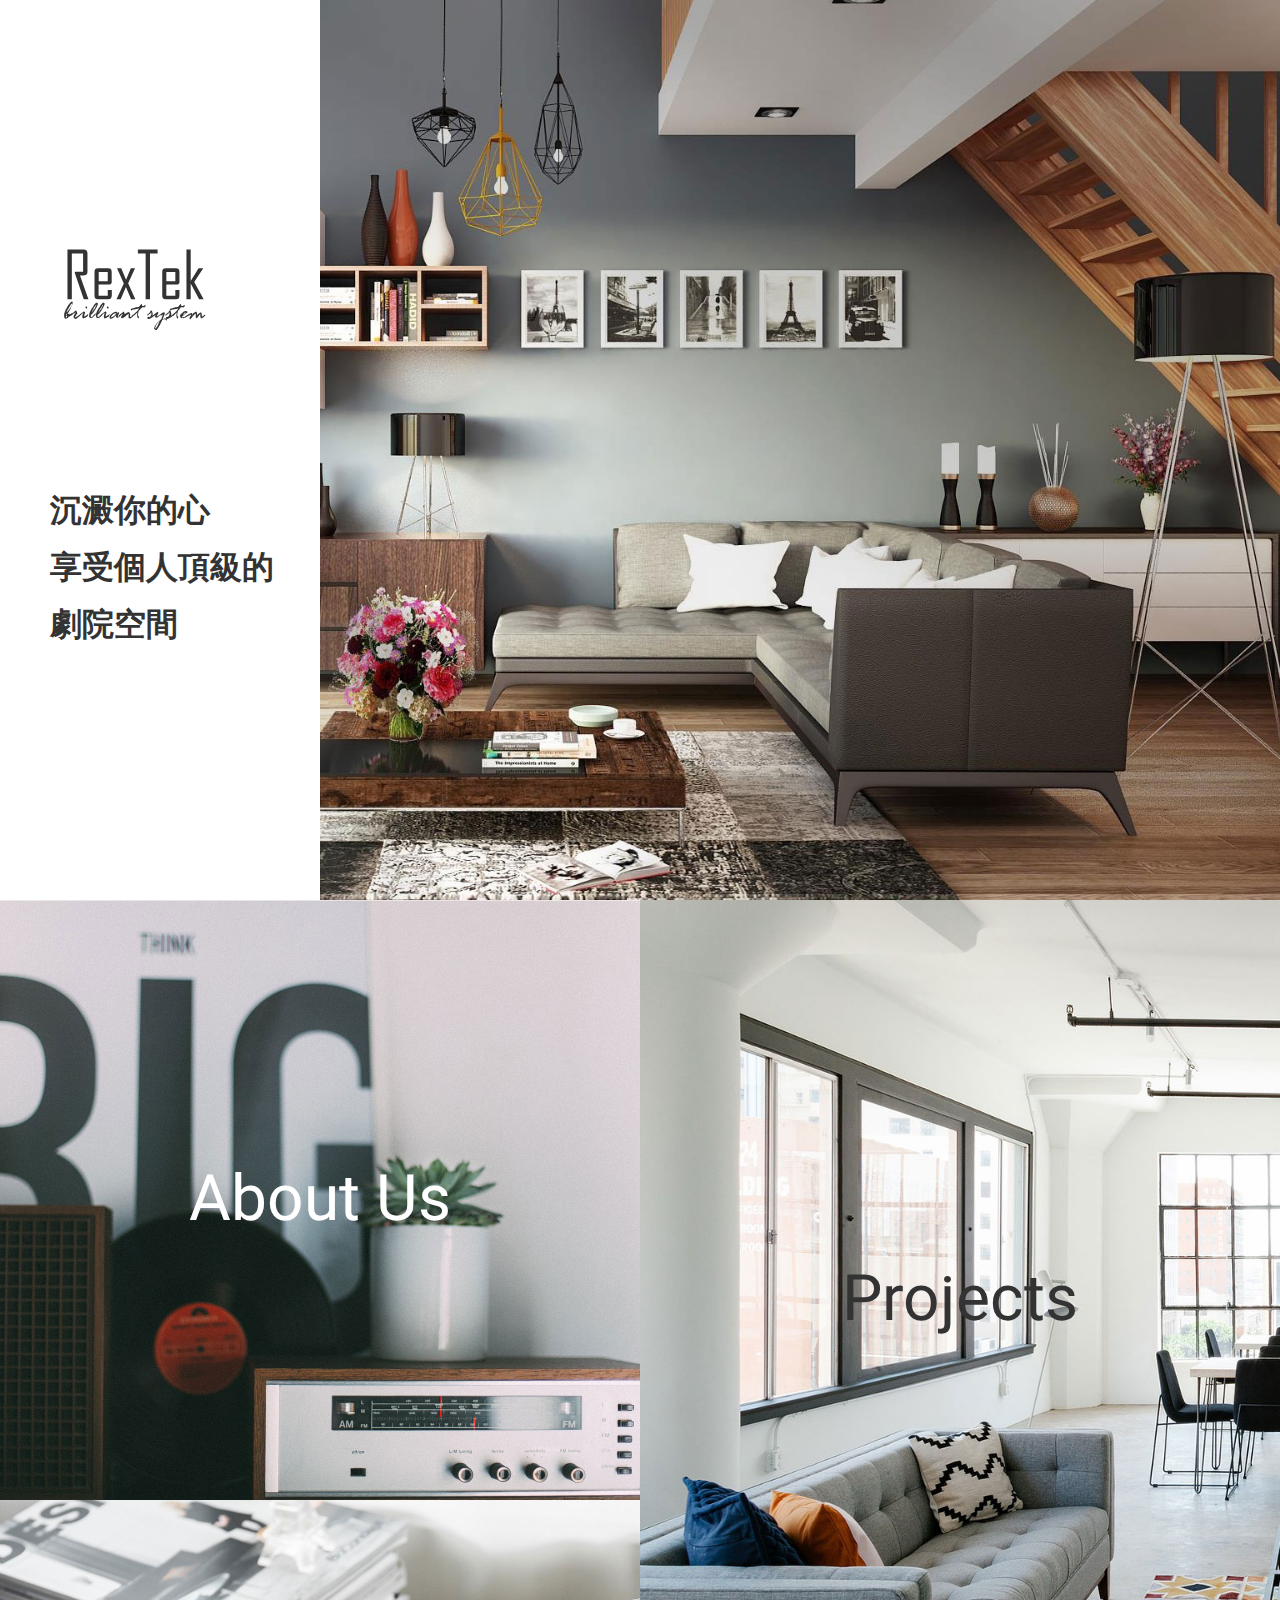
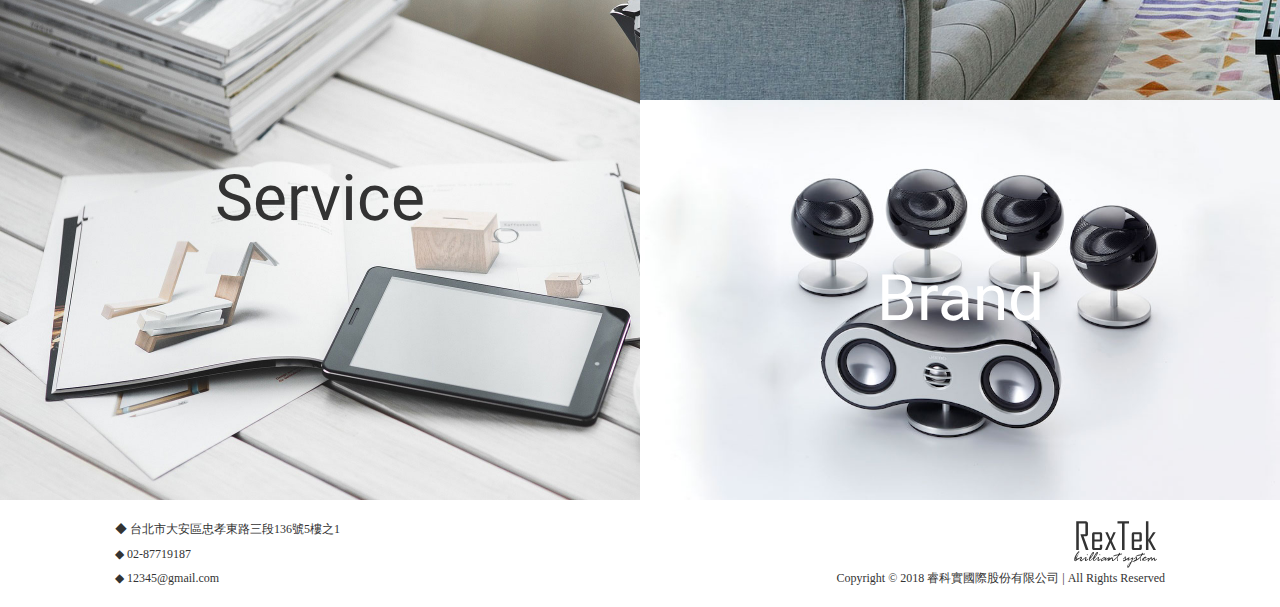
<file: index.html>
<!DOCTYPE html>
<html lang="zh-Hant-TW">
<head>
    <meta charset="UTF-8">
    <title>睿科實國際 | RexTek</title>
    <meta name="viewport" content="width=device-width, user-scalable=no, initial-scale=1.0, maximum-scale=1.0, minimum-scale=1.0">
    <meta http-equiv="X-UA-Compatible" content="IE=edge,chrome=1">
    <meta name="description" content="睿科實國際致力於提供最好的住宅居家環境服務，洞悉您的需求並營造屬於您的個人空間。我們承諾給予專業的服務與優良的品質。" />
	<meta name="keywords" content="電器批發零售、建材批發、門窗安裝工程業、廚具、衛浴設備安裝、自動控制設備工程、室內裝潢、住宅及大樓開發、工業廠房開發、不動產買賣租。" />
    <link rel="stylesheet" href="bootstrap4.1.2/css/bootstrap.min.css">
    <link href="https://fonts.googleapis.com/css?family=Heebo:700" rel="stylesheet">
    <link rel="stylesheet" href="css/common.css">
    <script src="js/jquery-3.2.1.min.js"></script>
    <script>
    $(function(){
        $(window).resize(function(){
            checkSize();
            changePadding();
        })
        function checkSize(){
            if($(window).width() >= 600){
                $('small').html('Copyright © 2018 睿科實國際股份有限公司 | All Rights Reserved');
            }else{
                $('small').html('Copyright © 2018 睿科實國際股份有限公司<br>All Rights Reserved');
            }
        }
        checkSize();
        function changePadding(){
            $('.masonry>div a').each(function(i,obj){
                var myH=$(obj).height();    
                var parentH=$(obj).parent().innerHeight();    
                $(obj).css({'padding-top':(parentH-myH)/2,'padding-bottom':(parentH-myH)/2});
            })
        }
        changePadding();
    })
    </script>
    <style>
        a,a:hover{text-decoration: none;color: var(--main-black);}
        .outerContainer,#sec1,#sec1 .container-fluid,#sec1 .row{height: 100%;} 
        #sec1 .col-xl-3{position: relative;z-index: 2;}
        #sec1 .col-xl-3 .container{position: relative;top: 50%;transform: translateY(-50%);margin-left: 20px;}
        #sec1 .col-xl-9{background: url(image/topImage.jpg) right bottom;background-size: cover;}
        #sec1 h1{font-size: 2rem; font-weight: bolder;margin-top: 150px;white-space: nowrap;line-height: 57px;}
        #sec2,#sec3{padding: 0;height: 1200px;}
        #sec2>div,#sec3>div{padding: 0;height:100%;text-align: center;position: relative;}
        #sec2 div a,#sec3 div a{display:block; font-size: 4rem;position: relative;top: 50%;transform: translateY(-50%);}
        #sec2 .masonry div{height: 50%;}

        /*================================================================================*/
        #sec2 .masonry div:nth-of-type(1){background: url(image/about.jpg) top left;background-size: cover;}
        #sec2 .masonry div:nth-of-type(2){background: url(image/service.jpg);background-size: cover; }
        #sec3 .masonry div:nth-of-type(1){background: url(image/project.jpg) right center;height:calc(100%/3*2);background-size: cover;}
        #sec3 .masonry div:nth-of-type(2){background: url(image/brand.jpg) center;height: calc(100%/3);background-size: cover; }
        /*================================================================================*/
        #sec2 .masonry div:nth-of-type(1)::before{content: '';width: 100%;height: 50%;position: absolute;top: 0;left: 0;display: inline-block;background-color: rgba(0, 0, 0, 0);transition: .5s;}
        #sec2 .masonry #sec2_2::before{content: '';width: 100%;height: 50%;position: absolute;top: 50%;left: 0;display: inline-block;background-color: rgba(0, 0, 0, 0);transition: .5s;}
        #sec3 .masonry div:nth-of-type(1)::before{content: '';width: 100%;height:calc(100%/3*2);position: absolute;top: 0;left: 0;display: inline-block;background-color: rgba(0, 0, 0, 0);transition: .5s;}
        #sec3 .masonry #sec3_2::before{content: '';width: 100%;height:calc(100%/3);position: absolute;top:calc(100%/3*2);left: 0;display: inline-block;background-color: rgba(0, 0, 0, 0);transition: .5s;cursor: pointer;}
        /*================================================================================*/
        #sec2 .masonry div:nth-of-type(1):hover::before{background-color: rgba(0, 0, 0, 0.7);}
        #sec2 .masonry #sec2_2:hover::before{background-color: rgba(255, 255, 255, 0.7);}
        #sec3 .masonry div:nth-of-type(1):hover::before{background-color: rgba(255, 255, 255, 0.7);}
        #sec3 .masonry #sec3_2:hover::before{background-color: rgba(0, 0, 0, 0.7);}
        
        
        #sec2 .masonry div:nth-of-type(1) a{color: #fff;}
        #sec2 .masonry div:nth-of-type(2) a{color: var(--main-black);}
        #sec3 .masonry div:nth-of-type(1) a{color: var(--main-black);}
        #sec3 .masonry div:nth-of-type(2) a{color: #fff;}
        #logo{width: 65%;}
        /*hoverLine----------------------------------------------------------------*/
        .hoverLine::after{content: ''; display: inline-block;height: 5px;background-color: var(--main-black);position: absolute;bottom: 43%;left: 50%;transform: translateX(-50%);width: 0;transition: .5s;}
        .hoverLine1::after{background-color:#fff;}
        .hoverLine3::after{bottom: 44%;}
        .hoverLine4::after{bottom: 38%;background-color:#fff;}
        .hoverLine1:hover::after{width: 270px;}
        .hoverLine2:hover::after{width: 220px;}
        .hoverLine3:hover::after{width: 240px;}
        .hoverLine4:hover::after{width: 170px;}
        
        /*footer----------------------------------------------------------------*/
        footer{padding:20px 100px;font-size: 0.75rem;}
        small{font-size:100%; }
        footer .row{justify-content: space-between;}
        .footerContent{display: flex;flex-direction: column;margin: 0;justify-content: space-between;}
        footer img{width: 30%;display: block;}
        .footerContent li,small{font-family: '微軟正黑體';}
        @media(min-width:1600px){
            #sec1 .col-xl-3 .container{margin-left: 50px;}
        }
        @media(max-width:992px){
            #sec1 h1{margin-top: 20px;font-size: 1.25rem;line-height: 38px;}
            #sec1 .col-xl-3{text-align: center;height:40%;min-height: 230px;}
            #sec1 .col-xl-3>.container{margin: auto; }
            #sec1 .col-xl-9{height: 60%;}
            #logo{width: 15%;}
            footer .container{max-width: none;}
        }
        @media(max-width:810px){
            footer img{display: none;}
            footer .row{display: block;}
            .containerLast {margin-top: 10px;}
        }
        @media(max-width:768px){
            #sec2,#sec3{height: 920px;}
            #sec2>div,#sec3>div{height: 100%;}
            #sec2 .masonry div:nth-of-type(1),#sec2 .masonry div:nth-of-type(2),#sec3 .masonry div:nth-of-type(1),#sec3 .masonry div:nth-of-type(2){ height: 50%; }
            .hoverLine::after{bottom: 43%;}
        }
        @media(max-width:767px){
            .row1{display: block;}
            #sec3 .masonry{display: flex;flex-direction: column-reverse;}
            #sec3 .masonry div:nth-of-type(1)::before{height:50%;top: 50%;}
            #sec3 .masonry #sec3_2::before{height:50%;top:0%;}
            }
        @media(max-width:600px){
            #logo{width: 30%;}
            #sec2 div a, #sec3 div a{font-size: 3rem;}
            #sec1 h1{font-size: 1.2rem;line-height: 35px;}
            footer{padding:20px;}
            
            .hoverLine1:hover::after{width: 200px;}
            .hoverLine2:hover::after{width: 160px;}
            .hoverLine3:hover::after{width: 180px;}
            .hoverLine4:hover::after{width: 130px;}
        }
    </style>
</head>
<body>
    <div class="container-fluid outerContainer">
        <header id="sec1">
            <div class="container-fluid">
                <div class="row">
                    <div class="col-xl-3 col-lg-4 col-12">
                        <div class="container">
                            <img src="image/logo.svg" alt="logo" id="logo">
                            <h1>沉澱你的心<br>享受個人頂級的<br>劇院空間</h1>
                        </div>
                    </div>
                    <div class="col-xl-9 col-lg-8 col-12"></div>
                </div>
            </div>
        </header>
        <div class="container-fluid">
            <div class="row row1">
                <section id="sec2" class="col-xl-6 col-lg-6 col-md-6 col-12">
                    <div class="masonry">
                        <div><a href="about.html" class="hoverLine hoverLine1">About Us</a></div>
                        <div id="sec2_2"><a href="service.html" class="hoverLine hoverLine2">Service</a></div>
                    </div>
                </section>
                <section id="sec3" class="col-xl-6 col-lg-6 col-md-6 col-12">
                    <div class="masonry">
                        <div><a href="projects.html" class="hoverLine hoverLine3">Projects</a></div>
                        <div id="sec3_2"><a href="brand.html" class="hoverLine hoverLine4">Brand</a></div>
                    </div>
                </section>
            </div>
        </div>
        <footer>
            <div class="container">
                <div class="row">
                    <ul class="footerContent">
                        <li>◆ 台北市大安區忠孝東路三段136號5樓之1</li>
                        <li>◆ 02-87719187</li>
                        <li>◆ 12345@gmail.com</li>
                    </ul>
                    <div class="containerLast">
                        <img src="image/logo.svg" alt="logo" class="ml-auto">
                        <small class="ml-auto">Copyright © 2018 睿科實國際股份有限公司 | All Rights Reserved</small>
                    </div>
                </div>
            </div>
        </footer>
    </div>
</body>
</html>
</file>
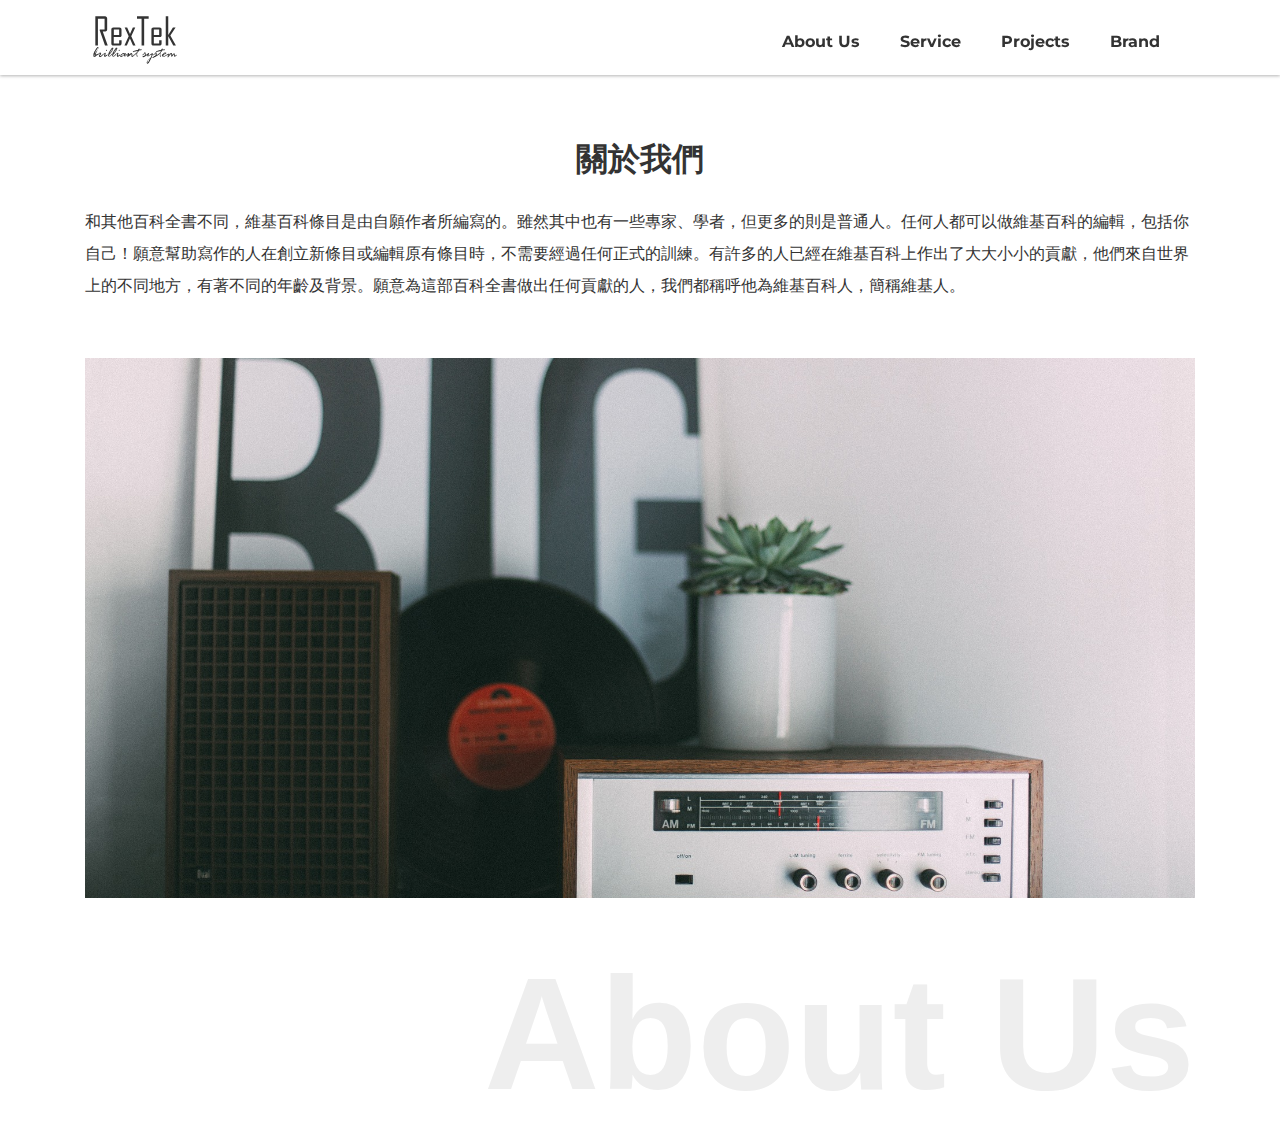
<file: about.html>
<!DOCTYPE html>
<html lang="zh-Hant-TW">
<head>
    <meta charset="UTF-8">
    <title>睿科實國際 | RexTek</title>
    <meta name="viewport" content="width=device-width, user-scalable=no, initial-scale=1.0, maximum-scale=1.0, minimum-scale=1.0">
    <meta http-equiv="X-UA-Compatible" content="IE=edge,chrome=1">
    <meta name="description" content="睿科實國際致力於提供最好的住宅居家環境服務，洞悉您的需求並營造屬於您的個人空間。我們承諾給予專業的服務與優良的品質。" />
	<meta name="keywords" content="電器批發零售、建材批發、門窗安裝工程業、廚具、衛浴設備安裝、自動控制設備工程、室內裝潢、住宅及大樓開發、工業廠房開發、不動產買賣租。" />
    <link rel="stylesheet" href="bootstrap4.1.2/css/bootstrap.min.css">
    <link href="https://fonts.googleapis.com/css?family=Montserrat:400,700|Heebo:700" rel="stylesheet">
    <link rel="stylesheet" href="css/common.css">
    <link rel="stylesheet" href="css/childrenStyle.css">
    <script src="js/jquery-3.2.1.min.js"></script>
    <script>
        window.onload = function(){
            $('header').load('header.html');
            $('.navContainer').load('navContainer.html');
        }
    </script>
    <style>
        .mainContainer p{line-height: 2;padding: 20px 0 40px;}
        .topImage{background: url(image/aboutTopImage.jpg) no-repeat center 70%;background-size: cover; height: 60vh;}
        .nonIndexH1{white-space: nowrap;}
        @media(min-width:1440px){.mainContainer p{font-size: 1.2rem;}}
        @media(max-width:600px){.mainContainer p{padding-top: 10px;}}
    </style>
</head>
<body>
    <header></header>
    <div class="container-fluid navContainer mobileShow"></div>
    <div class="container mainContainer">
        <h2 class="nonIndexH2">關於我們</h2>
        <p>和其他百科全書不同，維基百科條目是由自願作者所編寫的。雖然其中也有一些專家、學者，但更多的則是普通人。任何人都可以做維基百科的編輯，包括你自己！願意幫助寫作的人在創立新條目或編輯原有條目時，不需要經過任何正式的訓練。有許多的人已經在維基百科上作出了大大小小的貢獻，他們來自世界上的不同地方，有著不同的年齡及背景。願意為這部百科全書做出任何貢獻的人，我們都稱呼他為維基百科人，簡稱維基人。</p>
        <div class="topImage"></div>
        <h1 class="nonIndexH1">About Us</h1>
    </div>
</body>
</html>
</file>
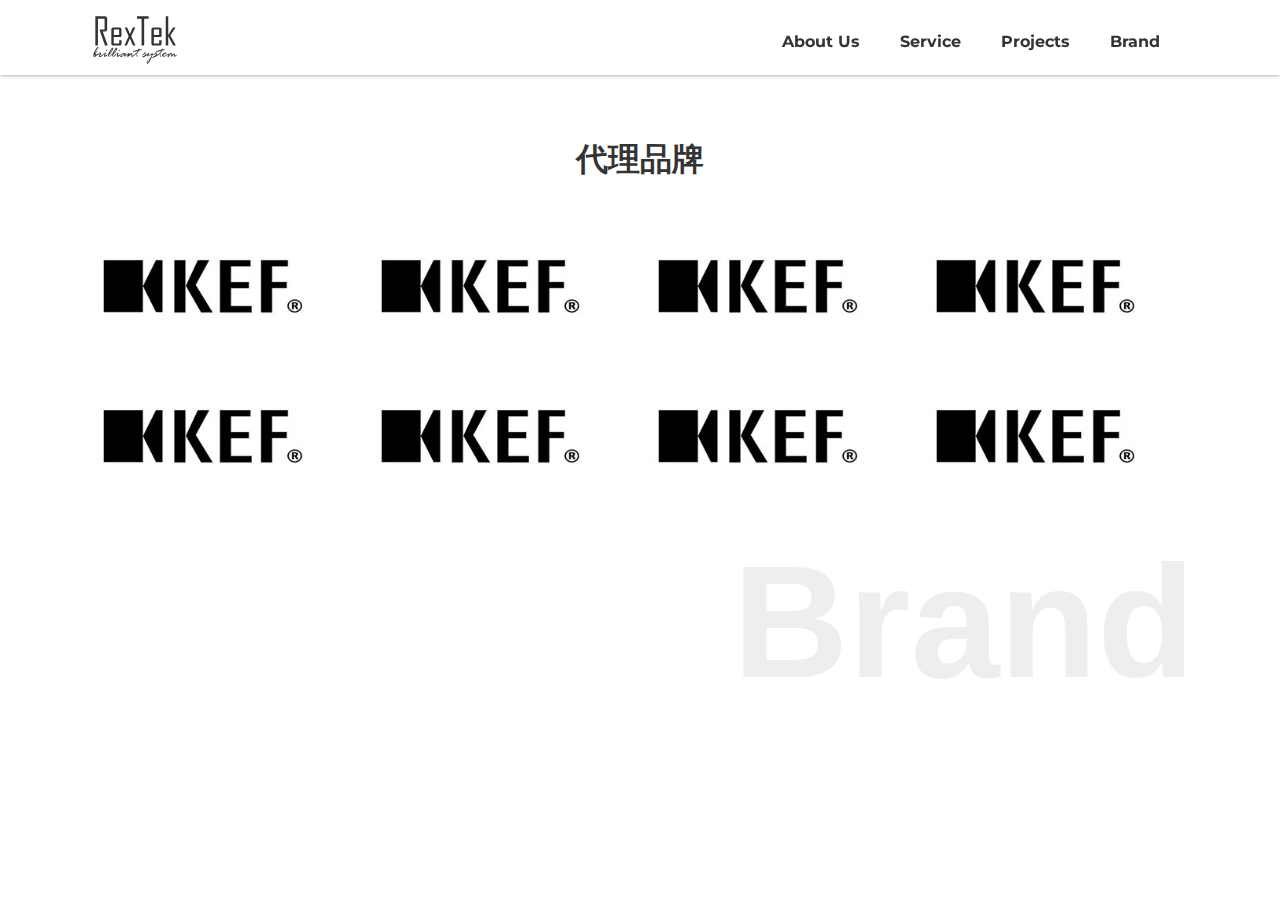
<file: brand.html>
<!DOCTYPE html>
<html lang="zh-Hant-TW">
<head>
    <meta charset="UTF-8">
    <title>睿科實國際 | RexTek</title>
    <meta name="viewport" content="width=device-width, user-scalable=no, initial-scale=1.0, maximum-scale=1.0, minimum-scale=1.0">
    <meta http-equiv="X-UA-Compatible" content="IE=edge,chrome=1">
    <meta name="description" content="睿科實國際致力於提供最好的住宅居家環境服務，洞悉您的需求並營造屬於您的個人空間。我們承諾給予專業的服務與優良的品質。" />
	<meta name="keywords" content="電器批發零售、建材批發、門窗安裝工程業、廚具、衛浴設備安裝、自動控制設備工程、室內裝潢、住宅及大樓開發、工業廠房開發、不動產買賣租。" />
    <link rel="stylesheet" href="bootstrap4.1.2/css/bootstrap.min.css">
    <link href="https://fonts.googleapis.com/css?family=Montserrat:400,700|Heebo:700" rel="stylesheet">
    <link rel="stylesheet" href="css/common.css">
    <link rel="stylesheet" href="css/childrenStyle.css">
    <script src="js/jquery-3.2.1.min.js"></script>
    <script>
        window.onload = function(){
            $('header').load('header.html');
            $('.navContainer').load('navContainer.html');
        }
    </script>
    <style>
        div.ulContainer{overflow: hidden;}
        .ulContainer ul li{float: left;width:25%;height: 150px;padding-top: 40px;}
        .ulContainer ul li img{width: 85%;}
        @media(max-width:767px){.ulContainer ul li{width: 50%;padding-top: 20px;}}
        @media(max-width:600px){.ulContainer ul li{height: 120px;}}
    </style>
</head>
<body>
    <header></header>
    <div class="container-fluid navContainer mobileShow"></div>
    
    <div class="container mainContainer">
        <h2 class="nonIndexH2">代理品牌</h2>
        <div class="container-fluid ulContainer">

<!--            li.brand$*10>img[src="image/brand$$.jpg"]-->
            <ul>
                <li class="brand1"><img src="image/brand01.jpg" alt=""></li>
                <li class="brand2"><img src="image/brand01.jpg" alt=""></li>
                <li class="brand3"><img src="image/brand01.jpg" alt=""></li>
                <li class="brand4"><img src="image/brand01.jpg" alt=""></li>
                <li class="brand5"><img src="image/brand01.jpg" alt=""></li>
                <li class="brand6"><img src="image/brand01.jpg" alt=""></li>
                <li class="brand7"><img src="image/brand01.jpg" alt=""></li>
                <li class="brand8"><img src="image/brand01.jpg" alt=""></li>
            </ul>
        </div>
        <h1 class="nonIndexH1">Brand</h1>
    </div>
</body>
</html>
</file>
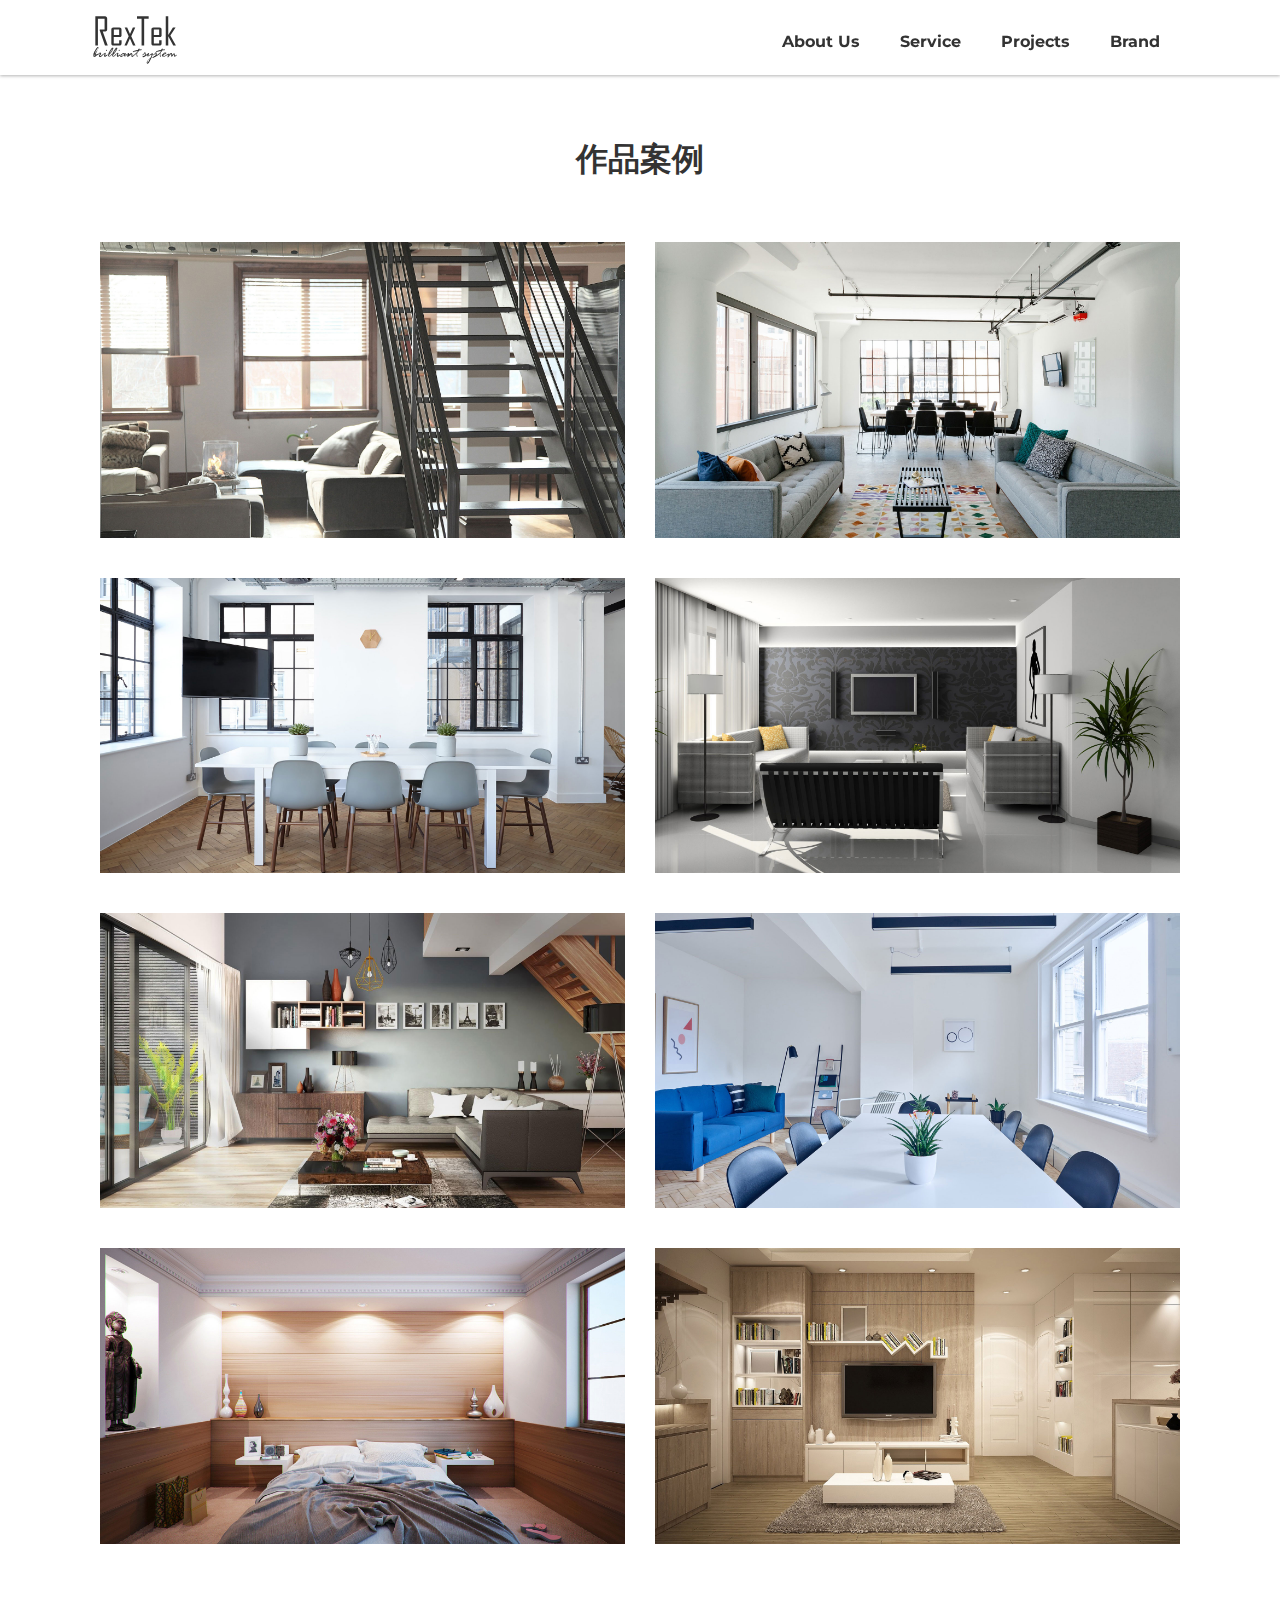
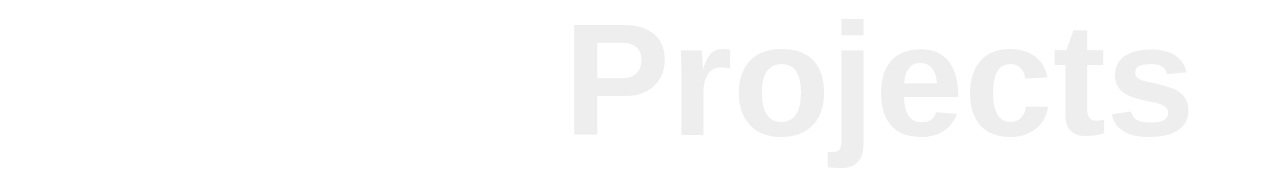
<file: projects.html>
<!DOCTYPE html>
<html lang="zh-Hant-TW">
<head>
    <meta charset="UTF-8">
    <title>睿科實國際 | RexTek</title>
    <meta name="viewport" content="width=device-width, user-scalable=no, initial-scale=1.0, maximum-scale=1.0, minimum-scale=1.0">
    <meta http-equiv="X-UA-Compatible" content="IE=edge,chrome=1">
    <meta name="description" content="睿科實國際致力於提供最好的住宅居家環境服務，洞悉您的需求並營造屬於您的個人空間。我們承諾給予專業的服務與優良的品質。" />
	<meta name="keywords" content="電器批發零售、建材批發、門窗安裝工程業、廚具、衛浴設備安裝、自動控制設備工程、室內裝潢、住宅及大樓開發、工業廠房開發、不動產買賣租。" />
    <link rel="stylesheet" href="bootstrap4.1.2/css/bootstrap.min.css">
    <link href="https://fonts.googleapis.com/css?family=Montserrat:400,700|Heebo:700" rel="stylesheet">
    <link rel="stylesheet" href="css/common.css">
    <link rel="stylesheet" href="css/childrenStyle.css">
    <script src="js/jquery-3.2.1.min.js"></script>
    <script>
        window.onload = function(){
            $('header').load('header.html');
            $('.navContainer').load('navContainer.html');    
        }
    </script>
    <style>
        div.ulContainer{overflow: hidden;padding-top: 16px;}
        .ulContainer ul li{float: left;width:50%;padding:40px 15px 0px ;}
        .ulContainer ul li img{width: 100%;}
        @media(max-width:576px){.ulContainer ul li{padding: 0 0 20px;width: 100%;}}
    </style>
</head>
<body>
    <header></header>
    <div class="container-fluid navContainer mobileShow"></div>
    
    <div class="container mainContainer">
        <h2 class="nonIndexH2">作品案例</h2>
        <div class="container-fluid ulContainer">

<!--            li.brand$*10>img[src="image/project_ed/p$.jpg"]-->
            <ul>
                <li class="brand1"><img src="image/project_ed/p1.jpg" alt=""></li>
                <li class="brand2"><img src="image/project_ed/p2.jpg" alt=""></li>
                <li class="brand3"><img src="image/project_ed/p3.jpg" alt=""></li>
                <li class="brand4"><img src="image/project_ed/p4.jpg" alt=""></li>
                <li class="brand5"><img src="image/project_ed/p5.jpg" alt=""></li>
                <li class="brand6"><img src="image/project_ed/p6.jpg" alt=""></li>
                <li class="brand7"><img src="image/project_ed/p7.jpg" alt=""></li>
                <li class="brand8"><img src="image/project_ed/p8.jpg" alt=""></li>
            </ul>
        </div>
        <h1 class="nonIndexH1">Projects</h1>
    </div>
</body>
</html>
</file>
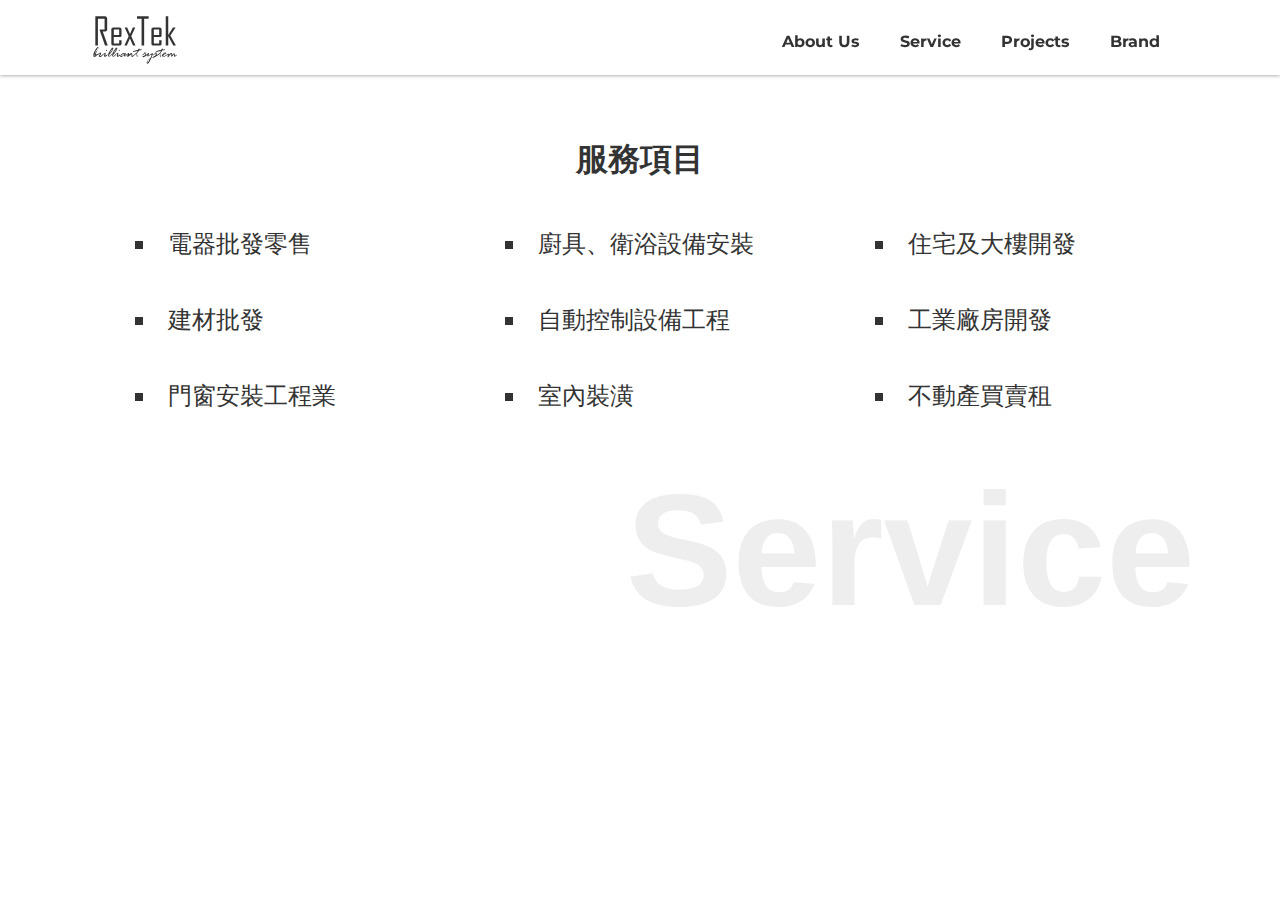
<file: service.html>
<!DOCTYPE html>
<html lang="zh-Hant-TW">
<head>
    <meta charset="UTF-8">
    <title>睿科實國際 | RexTek</title>
    <meta name="viewport" content="width=device-width, user-scalable=no, initial-scale=1.0, maximum-scale=1.0, minimum-scale=1.0">
    <meta http-equiv="X-UA-Compatible" content="IE=edge,chrome=1">
    <meta name="description" content="睿科實國際致力於提供最好的住宅居家環境服務，洞悉您的需求並營造屬於您的個人空間。我們承諾給予專業的服務與優良的品質。" />
	<meta name="keywords" content="電器批發零售、建材批發、門窗安裝工程業、廚具、衛浴設備安裝、自動控制設備工程、室內裝潢、住宅及大樓開發、工業廠房開發、不動產買賣租。" />
    <link rel="stylesheet" href="bootstrap4.1.2/css/bootstrap.min.css">
    <link href="https://fonts.googleapis.com/css?family=Montserrat:400,700|Heebo:700" rel="stylesheet">
    <link rel="stylesheet" href="css/common.css">
    <link rel="stylesheet" href="css/childrenStyle.css">
    <script src="js/jquery-3.2.1.min.js"></script>
    <script>
        window.onload = function(){
            $('header').load('header.html');
            $('.navContainer').load('navContainer.html');
        }
    </script>
    <style>
        div.ulContainer{overflow: hidden;}
        .ulContainer ul li{float: left;width:calc(100%/3);padding-top: 40px;padding-left: 50px;list-style-type:square;list-style-position: inside;font-size: 1.5rem;}
        @media(max-width:1200px){.ulContainer ul li{font-size: 1.2rem;padding-left: 30px;}}
        @media(max-width:767px){.ulContainer ul li{width: 50%;padding-top: 20px;}}
        @media(max-width:576px){.ulContainer ul{position: relative;}.ulContainer ul li{ text-align: center;width: 100%;list-style-type: none;padding-left: 0;}}
    </style>
</head>
<body>
    <header></header>
    <div class="container-fluid navContainer mobileShow"></div>
    
    <div class="container mainContainer">
        <h2 class="nonIndexH2">服務項目</h2>
        <div class="container-fluid ulContainer">
            <ul>
                <li class="brand1">電器批發零售</li>
                <li class="brand2">廚具、衛浴設備安裝</li>
                <li class="brand3">住宅及大樓開發</li>
                <li class="brand4">建材批發</li>
                <li class="brand5">自動控制設備工程</li>
                <li class="brand6">工業廠房開發</li>
                <li class="brand7">門窗安裝工程業</li>
                <li class="brand8">室內裝潢</li>
                <li class="brand9">不動產買賣租</li>
            </ul>
        </div>
        <h1 class="nonIndexH1">Service</h1>
    </div>
</body>
</html>
</file>
<file: css/childrenStyle.css>
a,a:hover{color: var(--main-black);text-decoration: none;}
/*header-------------------------------------------*/
header{position: fixed;z-index: 3;width: 100%;background-color: #fff;box-shadow: 0 1px 3px rgba(68, 68, 68, 0.4); height: 75px;}
.headerContainer{height:100%;}
.headerContainer>.container{height:100%;display: flex;justify-content: space-between; padding-top: 15px;}
#topLogo{display: inline-block;width: 100px;height: 50px;background: url(../image/logo.svg) no-repeat center;background-size: contain;}
.navbar_body{width:auto;margin: 0;}
.ulWrapper{overflow: hidden;}
.ulWrapper li{float: left;padding: 15px 20px;font-weight: 700;}
.mobileShow{display: none;}
.mobileShow.is-active-2 {transform: translateY(0%);}
.mainContainer{padding-top: 90px;}

/*-------------------------------------------------*/
.three{
    color:var(--main-black);
    display: inline-block;
    position: relative;top: 50%;transform: translateY(-50%);
    display: none;
}
#hamburger-1{position: relative;}
.hamburger .line{
    width: 30px;
    height: 2px;
    background-color:var(--main-black);
    display: block;
    margin: 6px auto;
    -webkit-transition: all 0.3s ease-in-out;
    -o-transition: all 0.3s ease-in-out;
    transition: all 0.3s ease-in-out;
}

.hamburger:hover{cursor: pointer;}
#hamburger-1.is-active .line:nth-child(2){opacity: 0;}

#hamburger-1.is-active .line:nth-child(1){
  -webkit-transform: translateY(8px) rotate(45deg);
  -ms-transform: translateY(8px) rotate(45deg);
  -o-transform: translateY(8px) rotate(45deg);
  transform: translateY(8px) rotate(45deg);
}

#hamburger-1.is-active .line:nth-child(3){
  -webkit-transform: translateY(-8px) rotate(-45deg);
  -ms-transform: translateY(-8px) rotate(-45deg);
  -o-transform: translateY(-8px) rotate(-45deg);
  transform: translateY(-8px) rotate(-45deg);
}
/*-------------------------------------------------*/
.hoverLine{position: relative;}
.hoverLine::after{content: ''; display: inline-block;height: 2px;background-color:  var(--main-black);position: absolute;bottom: -15%;left: 50%;transform: translateX(-50%);width: 0;transition: .5s;}
.hoverLine1:hover::after{width: 81px;}
.hoverLine2:hover::after{width: 66px;}
.hoverLine3:hover::after{width: 71px;}
.hoverLine4:hover::after{width: 54px;}

/*分頁共同部分---------------------------------------------------------------*/
.nonIndexH1{font-size: 10rem;color: #eee;text-align: right;font-family:'MuseoSans_500',sans-serif; font-weight: 700;margin-bottom: 60px;margin-top: 40px;}
.nonIndexH2{padding-top: 50px;font-weight: 700;text-align: center;}
@media(max-width:992px){
    .nonIndexH1{text-align: center;font-size: 7rem;}
    .ulWrapper ul li{font-size: 0.9rem;padding: 15px;} 
}
@media(max-width:767px){
    .three{display: inline-block;float: right;padding-bottom: 10px;}
    .hidden{display: none;}
    .navbar_head{width: 100%;overflow: hidden;}
    .mobileShow{display: block;position: fixed;width: 100%;height: 100vh;z-index: 2;transform: translateY(-100%);transition: .5s;background-color: #fff;}
    .mobileShow>nav{height: 100%;margin: 0 auto;position: relative;}
    .mobileShow .ulWrapper{ position: relative;left: 50%; top: 50%;transform: translate(-50%,-50%);}
    .mobileShow>nav ul li{float: none;text-align: center;}
}
@media(max-width:767px) and (min-width:550px){
    .mobileShow .ulWrapper{top: 55%;}
    .mobileShow .ulWrapper ul li{font-size: 1.2rem; padding: 10px 0;}
    .ulWrapper ul{margin: 20px 0 0;}
    .mobileShow .hoverLine::after{content: ''; display: inline-block;width: 0;height: 2px;background-color:  var(--main-black);position: absolute;bottom: -15%;left: 50%;transform: translateX(-50%);transition: .5s;}
    .mobileShow .hoverLine1:hover::after{width: 95px;}
    .mobileShow .hoverLine2:hover::after{width: 75px;}
    .mobileShow .hoverLine3:hover::after{width: 80px;}
    .mobileShow .hoverLine4:hover::after{width: 60px;}
}
@media(max-width:600px){
    .nonIndexH1{font-size: 4rem;}
}
@media(max-width:550px){
    .mobileShow .ulWrapper ul li{font-size: 2rem;}
    .hoverLine::after{height: 3px;}
    .hoverLine1:hover::after{width: 155px;}
    .hoverLine2:hover::after{width: 120px;}
    .hoverLine3:hover::after{width: 135px;}
    .hoverLine4:hover::after{width: 100px;}
}
</file>
<file: css/common.css>
/*Preset All*/
:root{
    --main-black:#333;
}
*{padding: 0;margin: 0;
    box-sizing: border-box;-webkit-box-sizing: border-box;
        -moz-box-sizing: border-box;
    font-family:'Montserrat', 'Heebo', "微軟正黑體";color: var(--main-black);}
html,body{background-color: #fff;height: 100%;}
ul,li,ol{list-style: none;}
.row{margin: 0;}
.container-fluid {padding: 0;margin: 0;}
</file>
